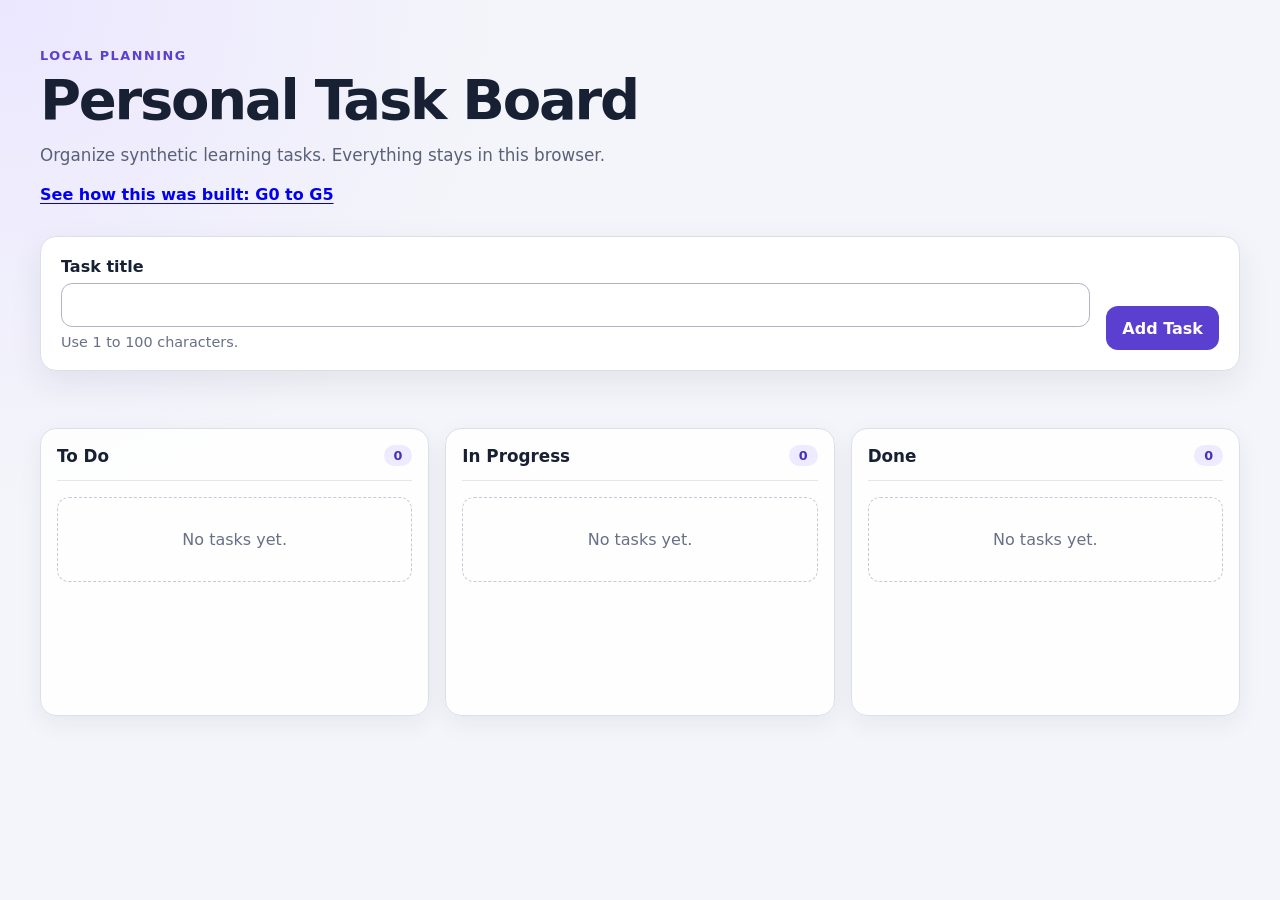
<file: board/index.html>
<!doctype html>
<html lang="en">
  <head>
    <meta charset="UTF-8">
    <meta name="viewport" content="width=device-width, initial-scale=1">
    <title>Personal Task Board</title>
    <link rel="icon" href="data:,">
    <link rel="stylesheet" href="styles.css">
  </head>
  <body>
    <main class="app-shell">
      <header class="page-header">
        <p class="eyebrow">Local planning</p>
        <h1>Personal Task Board</h1>
        <p class="intro">
          Organize synthetic learning tasks. Everything stays in this browser.
        </p>
        <p class="build-link-row">
          <a class="build-link" href="how-it-was-built.html">
            See how this was built: G0 to G5
          </a>
        </p>
      </header>

      <form id="task-form" class="task-form" novalidate>
        <div class="field">
          <label for="task-title">Task title</label>
          <input
            id="task-title"
            name="task-title"
            type="text"
            aria-describedby="title-help form-message"
            required
          >
          <p id="title-help" class="field-help">Use 1 to 100 characters.</p>
        </div>
        <button type="submit">Add Task</button>
      </form>

      <p id="form-message" class="form-message" aria-live="polite"></p>
      <p id="app-message" class="app-message" role="alert" hidden></p>

      <section class="board" aria-label="Task board">
        <section class="column" aria-labelledby="todo-heading">
          <div class="column-header">
            <h2 id="todo-heading">To Do</h2>
            <span class="column-count" aria-label="0 To Do tasks">0</span>
          </div>
          <ul id="todo-list" class="task-list" aria-label="To Do tasks">
            <li class="empty-state">No tasks yet.</li>
          </ul>
        </section>

        <section class="column" aria-labelledby="in-progress-heading">
          <div class="column-header">
            <h2 id="in-progress-heading">In Progress</h2>
            <span class="column-count" aria-label="0 In Progress tasks">0</span>
          </div>
          <ul
            id="in-progress-list"
            class="task-list"
            aria-label="In Progress tasks"
          >
            <li class="empty-state">No tasks yet.</li>
          </ul>
        </section>

        <section class="column" aria-labelledby="done-heading">
          <div class="column-header">
            <h2 id="done-heading">Done</h2>
            <span class="column-count" aria-label="0 Done tasks">0</span>
          </div>
          <ul id="done-list" class="task-list" aria-label="Done tasks">
            <li class="empty-state">No tasks yet.</li>
          </ul>
        </section>
      </section>
    </main>

    <script type="module" src="src/app.js"></script>
  </body>
</html>
</file>
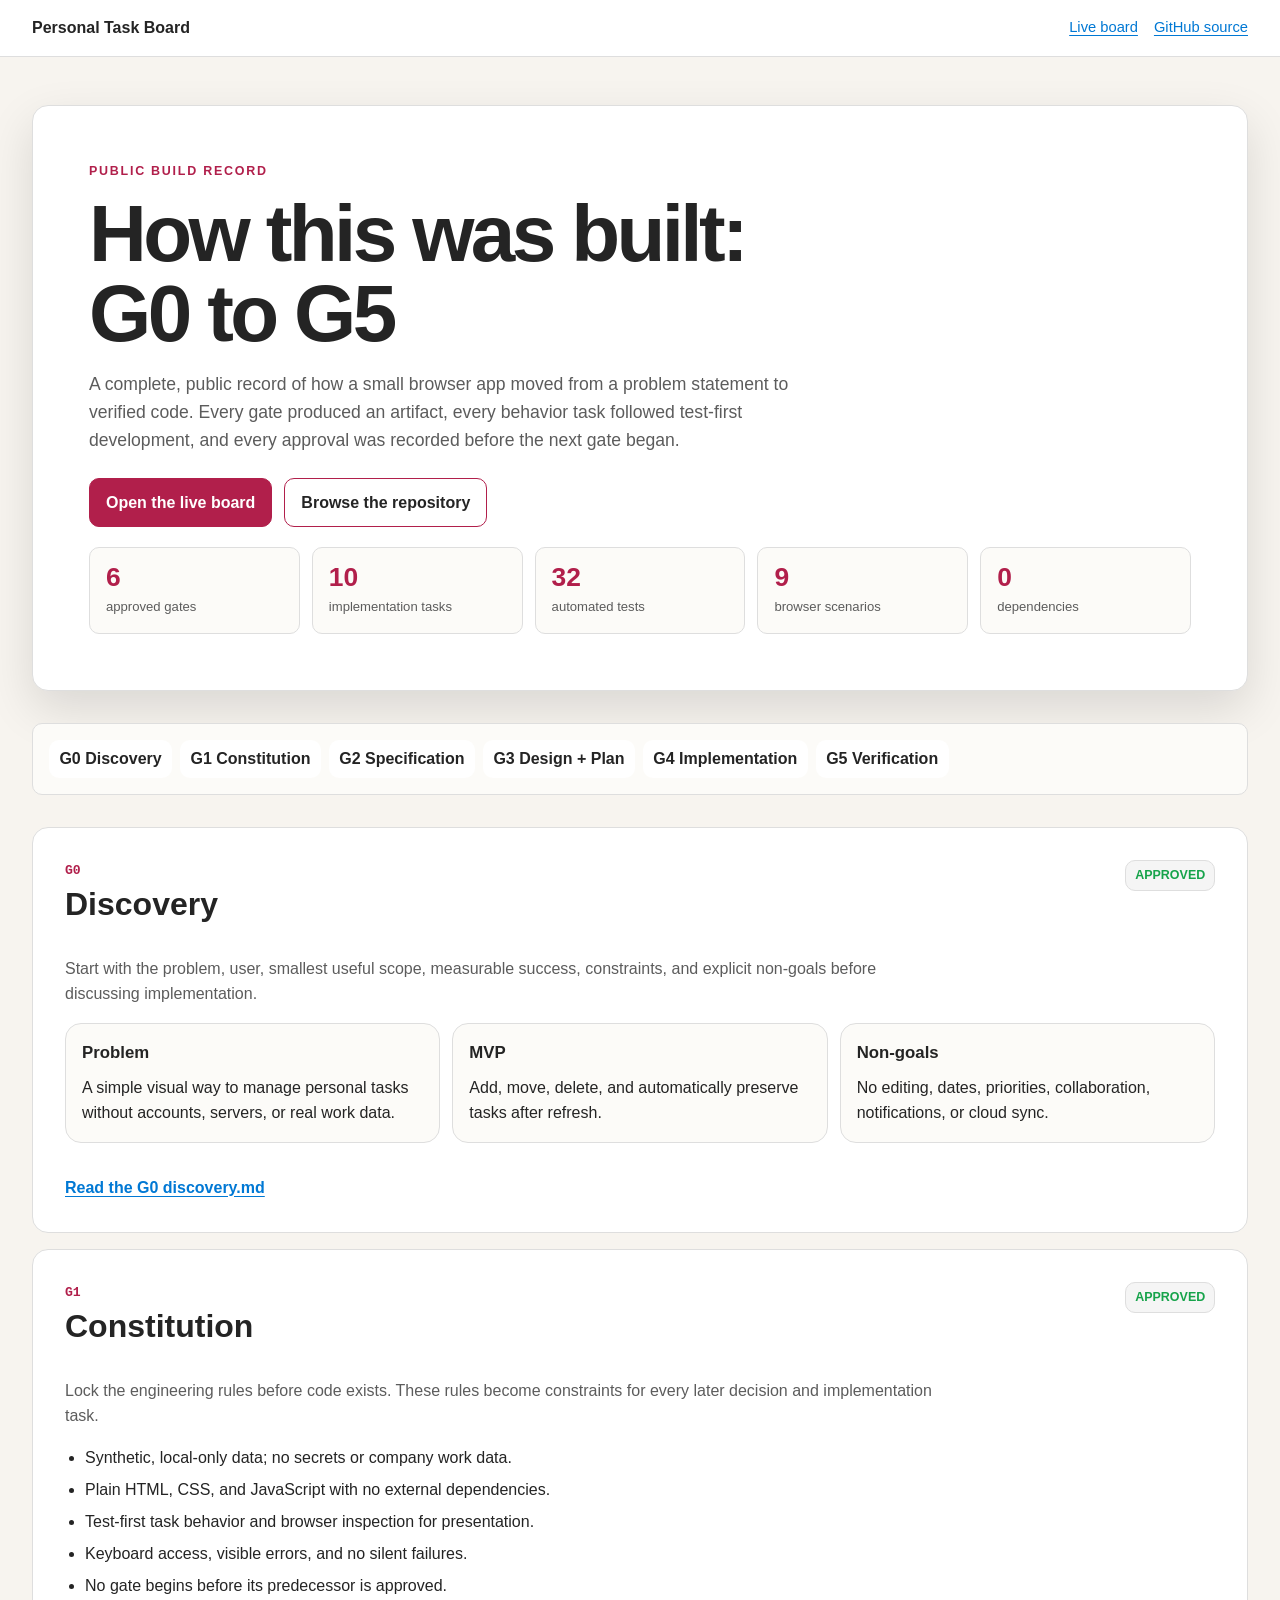
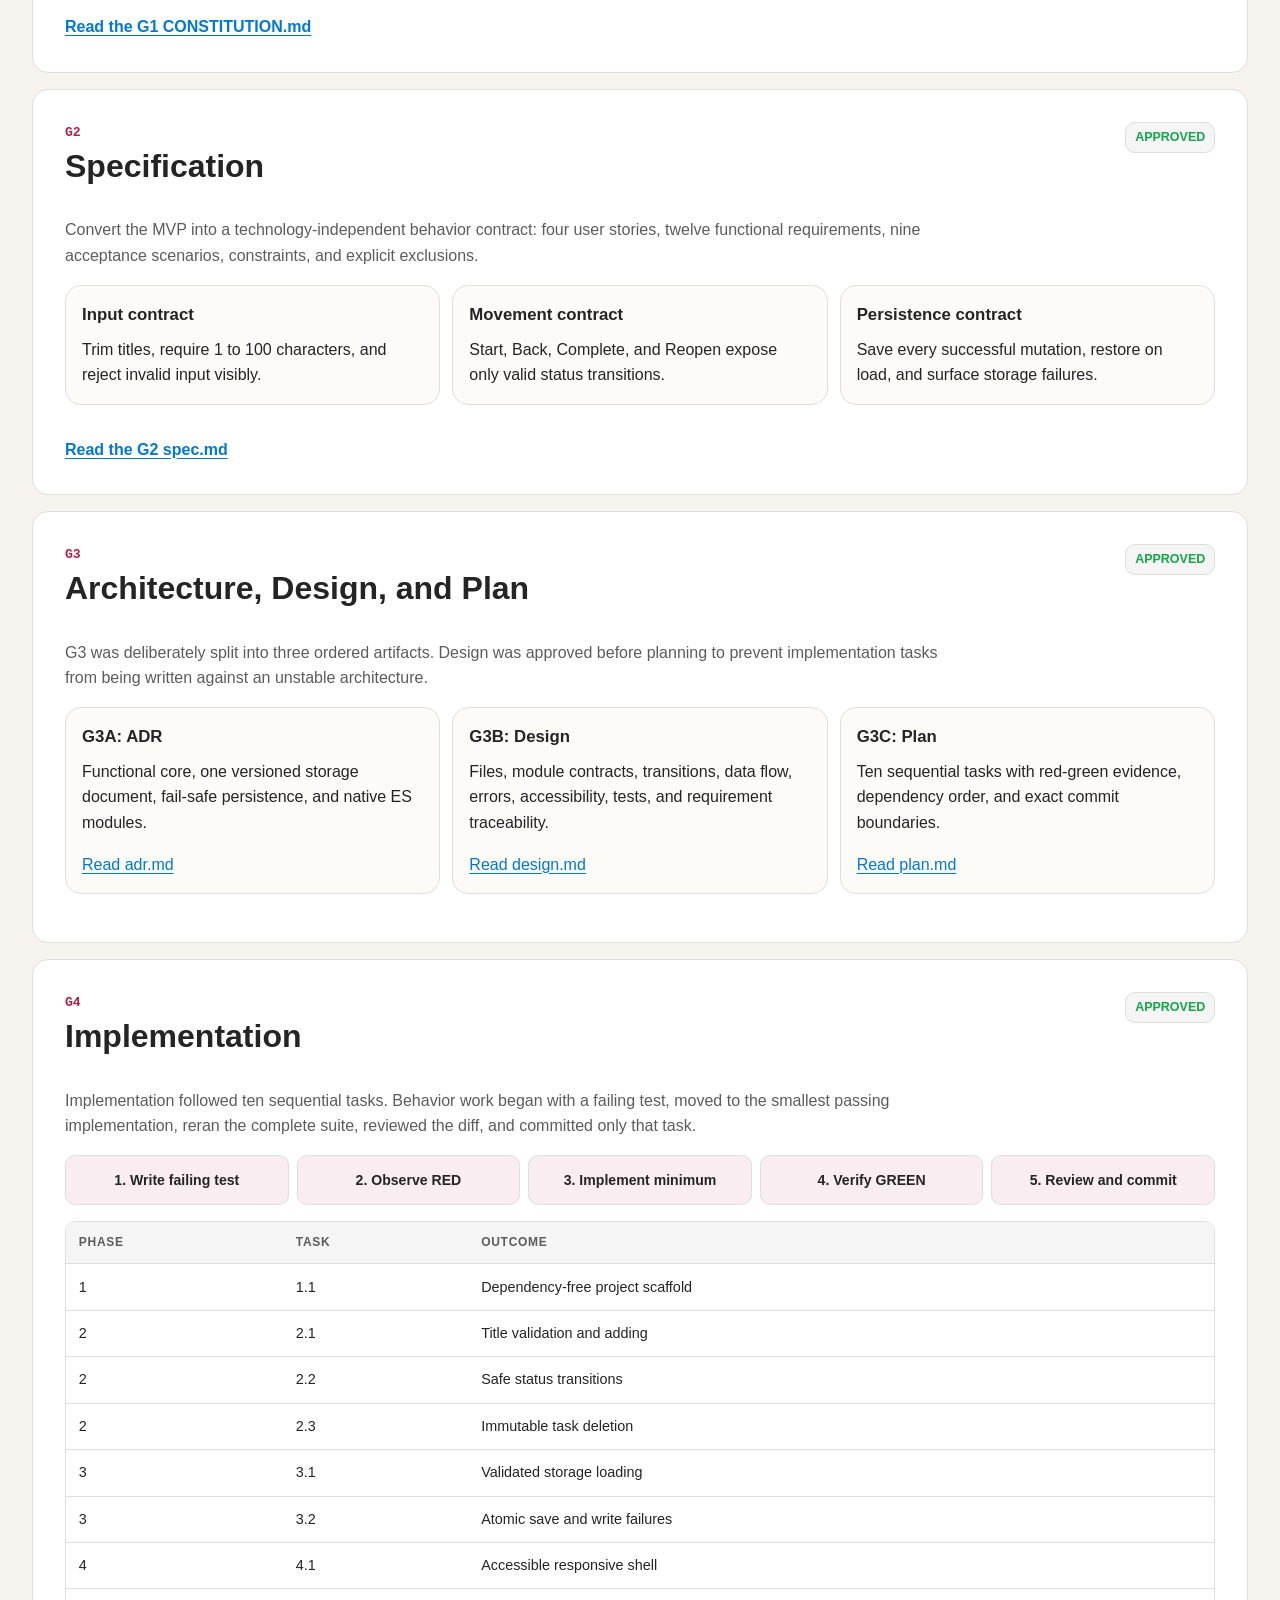
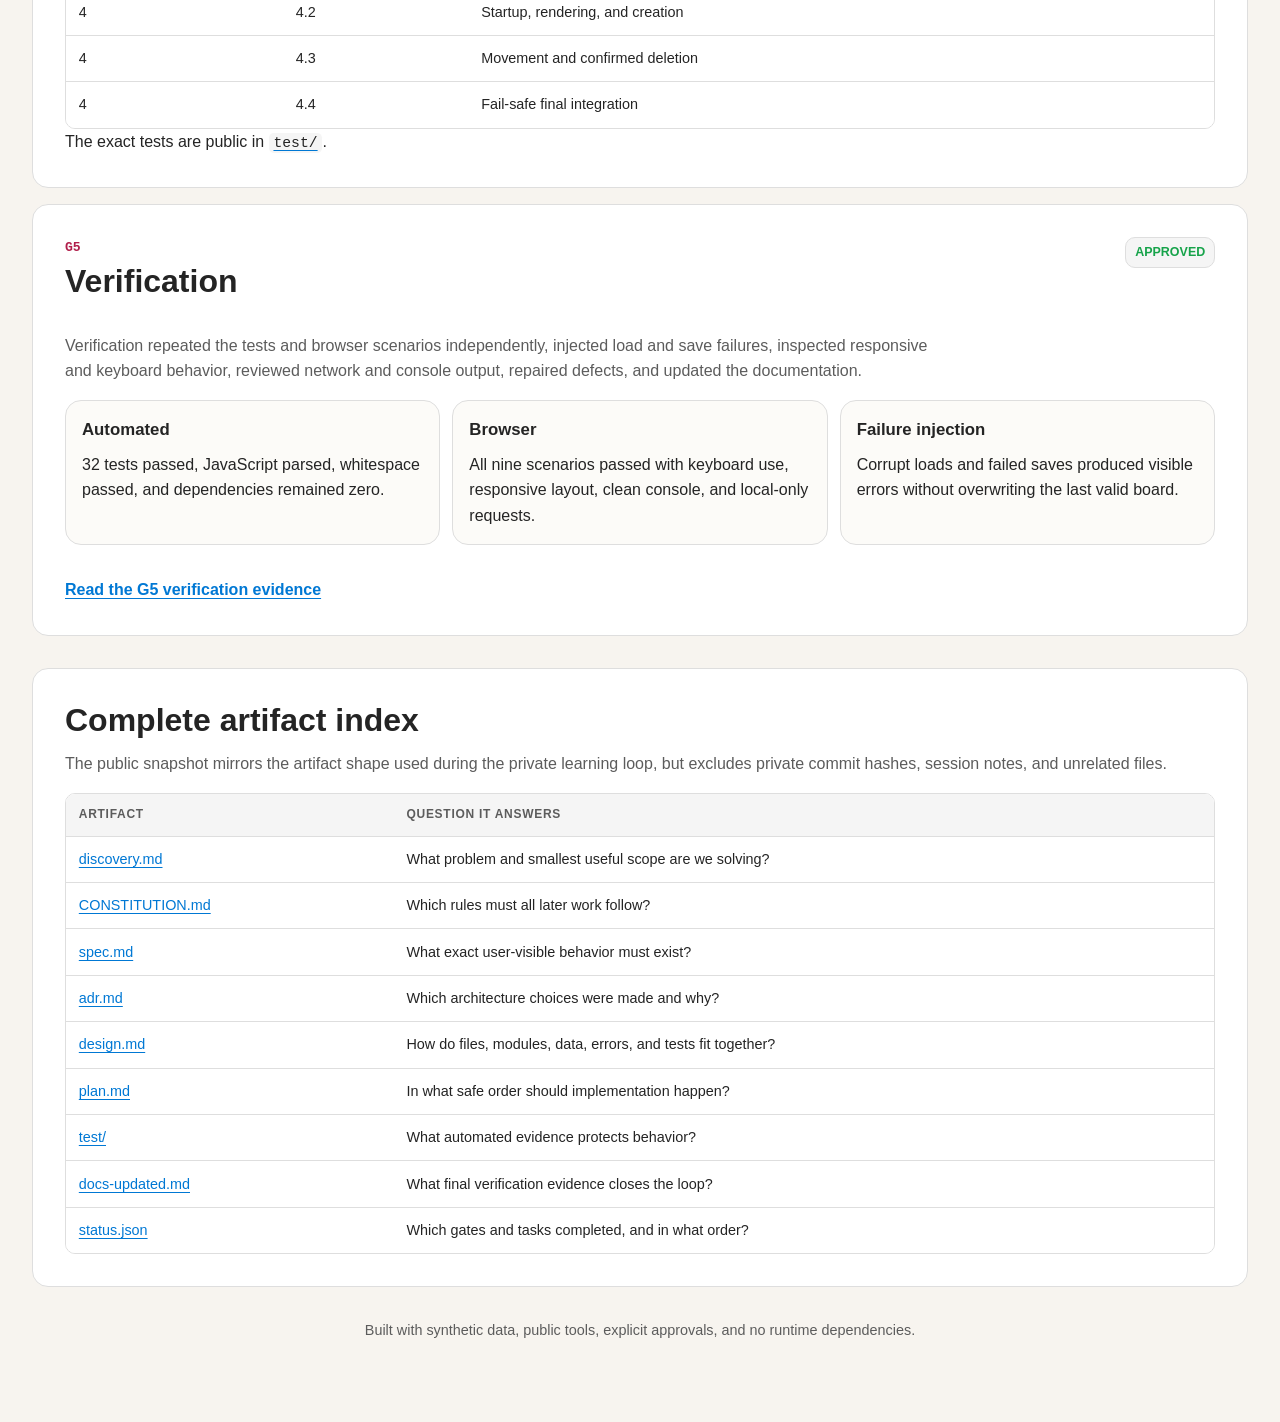
<file: board/how-it-was-built.html>
<!doctype html>
<html lang="en">
  <head>
    <meta charset="UTF-8">
    <meta name="viewport" content="width=device-width, initial-scale=1">
    <title>How the Personal Task Board Was Built</title>
    <link rel="icon" href="data:,">
    <script>
      (() => {
        const param = new URLSearchParams(window.location.search).get("scoutTheme");
        const theme =
          param || (window.matchMedia("(prefers-color-scheme: dark)").matches ? "dark" : "light");
        document.documentElement.setAttribute("data-theme", theme);
      })();
    </script>
    <style>
      :root {
        color-scheme: light;
        --cp-bg: #f7f4ef;
        --cp-bg-elevated: #fcfbf8;
        --cp-surface: #ffffff;
        --cp-surface-soft: #f5f5f5;
        --cp-border: #dedede;
        --cp-border-strong: #919191;
        --cp-text: #242424;
        --cp-text-muted: #5c5c5c;
        --cp-text-soft: #6f6f6f;
        --cp-accent: #b11f4b;
        --cp-accent-hover: #9a1a41;
        --cp-accent-soft: rgba(177, 31, 75, 0.08);
        --cp-accent-fg: #ffffff;
        --cp-success: #16a34a;
        --cp-danger: #dc2626;
        --cp-warning: #f59e0b;
        --cp-link: #0078d4;
        --cp-shadow: 0 18px 48px rgba(0, 0, 0, 0.12);
        --cp-overlay: rgba(255, 255, 255, 0.8);
        --cp-panel: rgba(255, 255, 255, 0.86);
        --cp-panel-strong: rgba(255, 255, 255, 0.96);
        --cp-sheen: rgba(255, 255, 255, 0.55);
        --cp-highlight: rgba(177, 31, 75, 0.12);
      }
      html[data-theme="dark"] {
        color-scheme: dark;
        --cp-bg: #3d3b3a;
        --cp-bg-elevated: #343231;
        --cp-surface: #292929;
        --cp-surface-soft: #2e2e2e;
        --cp-border: #474747;
        --cp-border-strong: #5f5f5f;
        --cp-text: #dedede;
        --cp-text-muted: #919191;
        --cp-text-soft: #b0b0b0;
        --cp-accent: #fd8ea1;
        --cp-accent-hover: #fb7b91;
        --cp-accent-soft: rgba(253, 142, 161, 0.14);
        --cp-accent-fg: #1a1a1a;
        --cp-success: #4ade80;
        --cp-danger: #f87171;
        --cp-warning: #fbbf24;
        --cp-link: #4da6ff;
        --cp-shadow: 0 18px 48px rgba(0, 0, 0, 0.32);
        --cp-overlay: rgba(41, 41, 41, 0.88);
        --cp-panel: rgba(41, 41, 41, 0.72);
        --cp-panel-strong: rgba(41, 41, 41, 0.96);
        --cp-sheen: rgba(255, 255, 255, 0.04);
        --cp-highlight: rgba(253, 142, 161, 0.12);
      }

      * {
        box-sizing: border-box;
      }

      html {
        scroll-behavior: smooth;
      }

      body {
        min-width: 320px;
        margin: 0;
        color: var(--cp-text);
        background: var(--cp-bg);
        font-family:
          "Segoe UI", Aptos, Calibri, -apple-system, BlinkMacSystemFont,
          sans-serif;
        line-height: 1.6;
      }

      a {
        color: var(--cp-link);
        text-underline-offset: 0.2em;
      }

      a:hover {
        color: var(--cp-accent-hover);
      }

      a:focus-visible {
        outline: 3px solid var(--cp-accent);
        outline-offset: 3px;
      }

      code {
        padding: 0.12rem 0.3rem;
        border-radius: 0.3rem;
        color: var(--cp-text);
        background: var(--cp-surface-soft);
        font-family: Consolas, "Courier New", Courier, monospace;
        font-size: 0.92em;
      }

      .topbar {
        position: sticky;
        top: 0;
        z-index: 10;
        border-bottom: 1px solid var(--cp-border);
        background: var(--cp-panel-strong);
      }

      .topbar-inner,
      .page {
        width: min(100% - 2rem, 76rem);
        margin: 0 auto;
      }

      .topbar-inner {
        display: flex;
        align-items: center;
        justify-content: space-between;
        gap: 1rem;
        min-height: 3.5rem;
      }

      .brand {
        color: var(--cp-text);
        font-weight: 750;
        text-decoration: none;
      }

      .topbar-links {
        display: flex;
        flex-wrap: wrap;
        gap: 1rem;
        font-size: 0.92rem;
      }

      .page {
        padding: 3rem 0 5rem;
      }

      .hero,
      .gate,
      .artifact-panel {
        border: 1px solid var(--cp-border);
        border-radius: 16px;
        background: var(--cp-surface);
      }

      .hero {
        padding: clamp(1.5rem, 5vw, 3.5rem);
        box-shadow: var(--cp-shadow);
      }

      .eyebrow {
        margin: 0 0 0.75rem;
        color: var(--cp-accent);
        font-size: 0.78rem;
        font-weight: 800;
        letter-spacing: 0.14em;
        text-transform: uppercase;
      }

      h1,
      h2,
      h3,
      p {
        margin-top: 0;
      }

      h1 {
        max-width: 15ch;
        margin-bottom: 1rem;
        font-size: clamp(2.25rem, 7vw, 5rem);
        line-height: 1;
        letter-spacing: -0.045em;
      }

      h2 {
        margin-bottom: 0.75rem;
        font-size: clamp(1.45rem, 3vw, 2rem);
        line-height: 1.2;
      }

      h3 {
        margin-bottom: 0.5rem;
        font-size: 1.05rem;
      }

      .hero-copy {
        max-width: 47rem;
        margin-bottom: 1.5rem;
        color: var(--cp-text-muted);
        font-size: 1.1rem;
      }

      .hero-actions {
        display: flex;
        flex-wrap: wrap;
        gap: 0.75rem;
      }

      .button {
        display: inline-flex;
        align-items: center;
        min-height: 2.75rem;
        padding: 0.65rem 1rem;
        border: 1px solid var(--cp-accent);
        border-radius: 0.625rem;
        color: var(--cp-accent-fg);
        background: var(--cp-accent);
        font-weight: 750;
        text-decoration: none;
      }

      .button:hover {
        color: var(--cp-accent-fg);
        background: var(--cp-accent-hover);
      }

      .button-secondary {
        color: var(--cp-text);
        background: var(--cp-surface);
      }

      .button-secondary:hover {
        color: var(--cp-text);
        background: var(--cp-accent-soft);
      }

      .metrics {
        display: grid;
        grid-template-columns: repeat(5, minmax(0, 1fr));
        gap: 0.75rem;
        margin: 1.25rem 0 0;
      }

      .metric {
        padding: 1rem;
        border: 1px solid var(--cp-border);
        border-radius: 0.625rem;
        background: var(--cp-bg-elevated);
      }

      .metric-value {
        display: block;
        color: var(--cp-accent);
        font-size: 1.65rem;
        font-weight: 800;
        line-height: 1;
      }

      .metric-label {
        display: block;
        margin-top: 0.35rem;
        color: var(--cp-text-muted);
        font-size: 0.82rem;
      }

      .gate-nav {
        display: flex;
        flex-wrap: wrap;
        gap: 0.5rem;
        margin: 2rem 0;
        padding: 1rem;
        border: 1px solid var(--cp-border);
        border-radius: 0.625rem;
        background: var(--cp-bg-elevated);
      }

      .gate-nav a {
        padding: 0.4rem 0.65rem;
        border-radius: 0.625rem;
        color: var(--cp-text);
        background: var(--cp-surface);
        font-weight: 700;
        text-decoration: none;
      }

      .gate-nav a:hover {
        background: var(--cp-accent-soft);
      }

      .gate-list {
        display: grid;
        gap: 1rem;
      }

      .gate {
        scroll-margin-top: 5rem;
        padding: clamp(1.25rem, 4vw, 2rem);
      }

      .gate-header {
        display: flex;
        align-items: flex-start;
        justify-content: space-between;
        gap: 1rem;
        margin-bottom: 1.25rem;
      }

      .gate-number {
        margin: 0 0 0.25rem;
        color: var(--cp-accent);
        font-family: Consolas, "Courier New", Courier, monospace;
        font-size: 0.82rem;
        font-weight: 800;
      }

      .status {
        flex: 0 0 auto;
        padding: 0.28rem 0.55rem;
        border: 1px solid var(--cp-border);
        border-radius: 0.625rem;
        color: var(--cp-success);
        background: var(--cp-surface-soft);
        font-size: 0.78rem;
        font-weight: 800;
        text-transform: uppercase;
      }

      .gate-summary {
        max-width: 55rem;
        color: var(--cp-text-muted);
      }

      .cards {
        display: grid;
        grid-template-columns: repeat(3, minmax(0, 1fr));
        gap: 0.75rem;
        margin: 1rem 0;
      }

      .card {
        padding: 1rem;
        border: 1px solid var(--cp-border);
        border-radius: 16px;
        background: var(--cp-bg-elevated);
      }

      .card p:last-child,
      .gate p:last-child {
        margin-bottom: 0;
      }

      .decision-list {
        margin: 0;
        padding-left: 1.25rem;
      }

      .decision-list li + li {
        margin-top: 0.4rem;
      }

      .artifact-link {
        display: inline-block;
        margin-top: 1rem;
        font-weight: 750;
      }

      .flow {
        display: grid;
        grid-template-columns: repeat(5, minmax(0, 1fr));
        gap: 0.5rem;
        margin: 1rem 0;
      }

      .flow-step {
        padding: 0.8rem;
        border: 1px solid var(--cp-border);
        border-radius: 0.625rem;
        background: var(--cp-accent-soft);
        font-size: 0.88rem;
        font-weight: 700;
        text-align: center;
      }

      .table-wrap {
        overflow-x: auto;
        margin-top: 1rem;
        border: 1px solid var(--cp-border);
        border-radius: 0.625rem;
      }

      table {
        width: 100%;
        border-collapse: collapse;
        background: var(--cp-surface);
        font-size: 0.9rem;
      }

      th,
      td {
        padding: 0.7rem 0.8rem;
        border-bottom: 1px solid var(--cp-border);
        text-align: left;
        vertical-align: top;
      }

      th {
        color: var(--cp-text-muted);
        background: var(--cp-surface-soft);
        font-size: 0.75rem;
        letter-spacing: 0.06em;
        text-transform: uppercase;
      }

      tr:last-child td {
        border-bottom: 0;
      }

      .artifact-panel {
        margin-top: 2rem;
        padding: clamp(1.25rem, 4vw, 2rem);
      }

      .artifact-panel p {
        color: var(--cp-text-muted);
      }

      footer {
        padding-top: 2rem;
        color: var(--cp-text-muted);
        font-size: 0.9rem;
        text-align: center;
      }

      @media (max-width: 60rem) {
        .metrics {
          grid-template-columns: repeat(3, minmax(0, 1fr));
        }

        .cards {
          grid-template-columns: 1fr;
        }

        .flow {
          grid-template-columns: 1fr;
        }
      }

      @media (max-width: 40rem) {
        .topbar-inner {
          align-items: flex-start;
          flex-direction: column;
          padding: 0.75rem 0;
        }

        .page {
          padding-top: 1.5rem;
        }

        .metrics {
          grid-template-columns: repeat(2, minmax(0, 1fr));
        }

        .gate-header {
          flex-direction: column;
        }
      }
    </style>
  </head>
  <body>
    <nav class="topbar" aria-label="Primary">
      <div class="topbar-inner">
        <a class="brand" href="index.html">Personal Task Board</a>
        <div class="topbar-links">
          <a href="index.html">Live board</a>
          <a target="_blank" rel="noopener" href="https://github.com/civilaakash/personal-task-board">GitHub source</a>
        </div>
      </div>
    </nav>

    <main class="page">
      <header class="hero">
        <p class="eyebrow">Public build record</p>
        <h1>How this was built: G0 to G5</h1>
        <p class="hero-copy">
          A complete, public record of how a small browser app moved from a
          problem statement to verified code. Every gate produced an artifact,
          every behavior task followed test-first development, and every
          approval was recorded before the next gate began.
        </p>
        <div class="hero-actions">
          <a class="button" href="index.html">Open the live board</a>
          <a
            target="_blank" rel="noopener" class="button button-secondary"
            href="https://github.com/civilaakash/personal-task-board"
          >
            Browse the repository
          </a>
        </div>

        <div class="metrics" aria-label="Build metrics">
          <div class="metric">
            <span class="metric-value">6</span>
            <span class="metric-label">approved gates</span>
          </div>
          <div class="metric">
            <span class="metric-value">10</span>
            <span class="metric-label">implementation tasks</span>
          </div>
          <div class="metric">
            <span class="metric-value">32</span>
            <span class="metric-label">automated tests</span>
          </div>
          <div class="metric">
            <span class="metric-value">9</span>
            <span class="metric-label">browser scenarios</span>
          </div>
          <div class="metric">
            <span class="metric-value">0</span>
            <span class="metric-label">dependencies</span>
          </div>
        </div>
      </header>

      <nav class="gate-nav" aria-label="Development gates">
        <a href="#g0">G0 Discovery</a>
        <a href="#g1">G1 Constitution</a>
        <a href="#g2">G2 Specification</a>
        <a href="#g3">G3 Design + Plan</a>
        <a href="#g4">G4 Implementation</a>
        <a href="#g5">G5 Verification</a>
      </nav>

      <div class="gate-list">
        <section class="gate" id="g0">
          <div class="gate-header">
            <div>
              <p class="gate-number">G0</p>
              <h2>Discovery</h2>
            </div>
            <span class="status">Approved</span>
          </div>
          <p class="gate-summary">
            Start with the problem, user, smallest useful scope, measurable
            success, constraints, and explicit non-goals before discussing
            implementation.
          </p>
          <div class="cards">
            <article class="card">
              <h3>Problem</h3>
              <p>A simple visual way to manage personal tasks without accounts, servers, or real work data.</p>
            </article>
            <article class="card">
              <h3>MVP</h3>
              <p>Add, move, delete, and automatically preserve tasks after refresh.</p>
            </article>
            <article class="card">
              <h3>Non-goals</h3>
              <p>No editing, dates, priorities, collaboration, notifications, or cloud sync.</p>
            </article>
          </div>
          <a
            target="_blank" rel="noopener" class="artifact-link"
            href="https://github.com/civilaakash/personal-task-board/blob/main/discovery/personal-task-board-discovery.md"
          >
            Read the G0 discovery.md
          </a>
        </section>

        <section class="gate" id="g1">
          <div class="gate-header">
            <div>
              <p class="gate-number">G1</p>
              <h2>Constitution</h2>
            </div>
            <span class="status">Approved</span>
          </div>
          <p class="gate-summary">
            Lock the engineering rules before code exists. These rules become
            constraints for every later decision and implementation task.
          </p>
          <ul class="decision-list">
            <li>Synthetic, local-only data; no secrets or company work data.</li>
            <li>Plain HTML, CSS, and JavaScript with no external dependencies.</li>
            <li>Test-first task behavior and browser inspection for presentation.</li>
            <li>Keyboard access, visible errors, and no silent failures.</li>
            <li>No gate begins before its predecessor is approved.</li>
          </ul>
          <a
            target="_blank" rel="noopener" class="artifact-link"
            href="https://github.com/civilaakash/personal-task-board/blob/main/CONSTITUTION.md"
          >
            Read the G1 CONSTITUTION.md
          </a>
        </section>

        <section class="gate" id="g2">
          <div class="gate-header">
            <div>
              <p class="gate-number">G2</p>
              <h2>Specification</h2>
            </div>
            <span class="status">Approved</span>
          </div>
          <p class="gate-summary">
            Convert the MVP into a technology-independent behavior contract:
            four user stories, twelve functional requirements, nine acceptance
            scenarios, constraints, and explicit exclusions.
          </p>
          <div class="cards">
            <article class="card">
              <h3>Input contract</h3>
              <p>Trim titles, require 1 to 100 characters, and reject invalid input visibly.</p>
            </article>
            <article class="card">
              <h3>Movement contract</h3>
              <p>Start, Back, Complete, and Reopen expose only valid status transitions.</p>
            </article>
            <article class="card">
              <h3>Persistence contract</h3>
              <p>Save every successful mutation, restore on load, and surface storage failures.</p>
            </article>
          </div>
          <a
            target="_blank" rel="noopener" class="artifact-link"
            href="https://github.com/civilaakash/personal-task-board/blob/main/specs/personal-task-board/spec.md"
          >
            Read the G2 spec.md
          </a>
        </section>

        <section class="gate" id="g3">
          <div class="gate-header">
            <div>
              <p class="gate-number">G3</p>
              <h2>Architecture, Design, and Plan</h2>
            </div>
            <span class="status">Approved</span>
          </div>
          <p class="gate-summary">
            G3 was deliberately split into three ordered artifacts. Design was
            approved before planning to prevent implementation tasks from being
            written against an unstable architecture.
          </p>
          <div class="cards">
            <article class="card">
              <h3>G3A: ADR</h3>
              <p>Functional core, one versioned storage document, fail-safe persistence, and native ES modules.</p>
              <a target="_blank" rel="noopener" href="https://github.com/civilaakash/personal-task-board/blob/main/specs/personal-task-board/adr.md">Read adr.md</a>
            </article>
            <article class="card">
              <h3>G3B: Design</h3>
              <p>Files, module contracts, transitions, data flow, errors, accessibility, tests, and requirement traceability.</p>
              <a target="_blank" rel="noopener" href="https://github.com/civilaakash/personal-task-board/blob/main/specs/personal-task-board/design.md">Read design.md</a>
            </article>
            <article class="card">
              <h3>G3C: Plan</h3>
              <p>Ten sequential tasks with red-green evidence, dependency order, and exact commit boundaries.</p>
              <a target="_blank" rel="noopener" href="https://github.com/civilaakash/personal-task-board/blob/main/specs/personal-task-board/plan.md">Read plan.md</a>
            </article>
          </div>
        </section>

        <section class="gate" id="g4">
          <div class="gate-header">
            <div>
              <p class="gate-number">G4</p>
              <h2>Implementation</h2>
            </div>
            <span class="status">Approved</span>
          </div>
          <p class="gate-summary">
            Implementation followed ten sequential tasks. Behavior work began
            with a failing test, moved to the smallest passing implementation,
            reran the complete suite, reviewed the diff, and committed only that
            task.
          </p>
          <div class="flow" aria-label="Test-first implementation cycle">
            <div class="flow-step">1. Write failing test</div>
            <div class="flow-step">2. Observe RED</div>
            <div class="flow-step">3. Implement minimum</div>
            <div class="flow-step">4. Verify GREEN</div>
            <div class="flow-step">5. Review and commit</div>
          </div>
          <div class="table-wrap">
            <table>
              <thead>
                <tr>
                  <th>Phase</th>
                  <th>Task</th>
                  <th>Outcome</th>
                </tr>
              </thead>
              <tbody>
                <tr><td>1</td><td>1.1</td><td>Dependency-free project scaffold</td></tr>
                <tr><td>2</td><td>2.1</td><td>Title validation and adding</td></tr>
                <tr><td>2</td><td>2.2</td><td>Safe status transitions</td></tr>
                <tr><td>2</td><td>2.3</td><td>Immutable task deletion</td></tr>
                <tr><td>3</td><td>3.1</td><td>Validated storage loading</td></tr>
                <tr><td>3</td><td>3.2</td><td>Atomic save and write failures</td></tr>
                <tr><td>4</td><td>4.1</td><td>Accessible responsive shell</td></tr>
                <tr><td>4</td><td>4.2</td><td>Startup, rendering, and creation</td></tr>
                <tr><td>4</td><td>4.3</td><td>Movement and confirmed deletion</td></tr>
                <tr><td>4</td><td>4.4</td><td>Fail-safe final integration</td></tr>
              </tbody>
            </table>
          </div>
          <p>
            The exact tests are public in
            <a target="_blank" rel="noopener" href="https://github.com/civilaakash/personal-task-board/tree/main/test"><code>test/</code></a>.
          </p>
        </section>

        <section class="gate" id="g5">
          <div class="gate-header">
            <div>
              <p class="gate-number">G5</p>
              <h2>Verification</h2>
            </div>
            <span class="status">Approved</span>
          </div>
          <p class="gate-summary">
            Verification repeated the tests and browser scenarios independently,
            injected load and save failures, inspected responsive and keyboard
            behavior, reviewed network and console output, repaired defects, and
            updated the documentation.
          </p>
          <div class="cards">
            <article class="card">
              <h3>Automated</h3>
              <p>32 tests passed, JavaScript parsed, whitespace passed, and dependencies remained zero.</p>
            </article>
            <article class="card">
              <h3>Browser</h3>
              <p>All nine scenarios passed with keyboard use, responsive layout, clean console, and local-only requests.</p>
            </article>
            <article class="card">
              <h3>Failure injection</h3>
              <p>Corrupt loads and failed saves produced visible errors without overwriting the last valid board.</p>
            </article>
          </div>
          <a
            target="_blank" rel="noopener" class="artifact-link"
            href="https://github.com/civilaakash/personal-task-board/blob/main/specs/personal-task-board/docs-updated.md"
          >
            Read the G5 verification evidence
          </a>
        </section>
      </div>

      <section class="artifact-panel" id="artifacts">
        <h2>Complete artifact index</h2>
        <p>
          The public snapshot mirrors the artifact shape used during the private
          learning loop, but excludes private commit hashes, session notes, and
          unrelated files.
        </p>
        <div class="table-wrap">
          <table>
            <thead>
              <tr>
                <th>Artifact</th>
                <th>Question it answers</th>
              </tr>
            </thead>
            <tbody>
              <tr>
                <td><a target="_blank" rel="noopener" href="https://github.com/civilaakash/personal-task-board/blob/main/discovery/personal-task-board-discovery.md">discovery.md</a></td>
                <td>What problem and smallest useful scope are we solving?</td>
              </tr>
              <tr>
                <td><a target="_blank" rel="noopener" href="https://github.com/civilaakash/personal-task-board/blob/main/CONSTITUTION.md">CONSTITUTION.md</a></td>
                <td>Which rules must all later work follow?</td>
              </tr>
              <tr>
                <td><a target="_blank" rel="noopener" href="https://github.com/civilaakash/personal-task-board/blob/main/specs/personal-task-board/spec.md">spec.md</a></td>
                <td>What exact user-visible behavior must exist?</td>
              </tr>
              <tr>
                <td><a target="_blank" rel="noopener" href="https://github.com/civilaakash/personal-task-board/blob/main/specs/personal-task-board/adr.md">adr.md</a></td>
                <td>Which architecture choices were made and why?</td>
              </tr>
              <tr>
                <td><a target="_blank" rel="noopener" href="https://github.com/civilaakash/personal-task-board/blob/main/specs/personal-task-board/design.md">design.md</a></td>
                <td>How do files, modules, data, errors, and tests fit together?</td>
              </tr>
              <tr>
                <td><a target="_blank" rel="noopener" href="https://github.com/civilaakash/personal-task-board/blob/main/specs/personal-task-board/plan.md">plan.md</a></td>
                <td>In what safe order should implementation happen?</td>
              </tr>
              <tr>
                <td><a target="_blank" rel="noopener" href="https://github.com/civilaakash/personal-task-board/tree/main/test">test/</a></td>
                <td>What automated evidence protects behavior?</td>
              </tr>
              <tr>
                <td><a target="_blank" rel="noopener" href="https://github.com/civilaakash/personal-task-board/blob/main/specs/personal-task-board/docs-updated.md">docs-updated.md</a></td>
                <td>What final verification evidence closes the loop?</td>
              </tr>
              <tr>
                <td><a target="_blank" rel="noopener" href="https://github.com/civilaakash/personal-task-board/blob/main/sdd/status.json">status.json</a></td>
                <td>Which gates and tasks completed, and in what order?</td>
              </tr>
            </tbody>
          </table>
        </div>
      </section>

      <footer>
        Built with synthetic data, public tools, explicit approvals, and no runtime dependencies.
      </footer>
    </main>
  </body>
</html>
</file>
<file: board/styles.css>
:root {
  color-scheme: light;
  font-family:
    Inter, ui-sans-serif, system-ui, -apple-system, BlinkMacSystemFont,
    "Segoe UI", sans-serif;
  color: #182033;
  background: #f4f5fa;
  font-synthesis: none;
}

* {
  box-sizing: border-box;
}

body {
  min-width: 320px;
  min-height: 100vh;
  margin: 0;
  background:
    radial-gradient(circle at top left, #ebe7ff 0, transparent 32rem),
    #f4f5fa;
}

button,
input {
  font: inherit;
}

button {
  min-height: 2.75rem;
  padding: 0.7rem 1rem;
  border: 0;
  border-radius: 0.75rem;
  color: #ffffff;
  background: #5b3fd1;
  font-weight: 700;
  cursor: pointer;
}

button:hover {
  background: #4930b7;
}

button:disabled {
  cursor: not-allowed;
  opacity: 0.55;
}

button:focus-visible,
input:focus-visible,
.build-link:focus-visible {
  outline: 3px solid #ffbf47;
  outline-offset: 3px;
}

.app-shell {
  width: min(100% - 2rem, 75rem);
  margin: 0 auto;
  padding: 3rem 0;
}

.page-header {
  max-width: 42rem;
  margin-bottom: 2rem;
}

.eyebrow {
  margin: 0 0 0.5rem;
  color: #5b3fd1;
  font-size: 0.8rem;
  font-weight: 800;
  letter-spacing: 0.12em;
  text-transform: uppercase;
}

h1,
h2,
p {
  margin-top: 0;
}

h1 {
  margin-bottom: 0.75rem;
  font-size: clamp(2rem, 5vw, 3.5rem);
  line-height: 1.05;
  letter-spacing: -0.04em;
}

h2 {
  margin-bottom: 0;
  font-size: 1.05rem;
}

.intro {
  margin-bottom: 0;
  color: #596177;
  font-size: 1.05rem;
  line-height: 1.6;
}

.build-link-row {
  margin: 1rem 0 0;
}

.build-link {
  font-weight: 700;
  text-underline-offset: 0.2em;
}

.task-form {
  display: grid;
  grid-template-columns: minmax(0, 1fr) auto;
  gap: 1rem;
  align-items: end;
  padding: 1.25rem;
  border: 1px solid #dcdfea;
  border-radius: 1rem;
  background: #ffffff;
  box-shadow: 0 0.75rem 2rem rgb(28 34 52 / 8%);
}

.field {
  display: grid;
  gap: 0.45rem;
}

.field label {
  font-weight: 750;
}

.field input {
  width: 100%;
  min-height: 2.75rem;
  padding: 0.65rem 0.8rem;
  border: 1px solid #aeb4c5;
  border-radius: 0.7rem;
  color: #182033;
  background: #ffffff;
}

.field input:hover {
  border-color: #717a91;
}

.field-help,
.form-message,
.app-message {
  font-size: 0.9rem;
}

.field-help {
  margin-bottom: 0;
  color: #687087;
}

.form-message {
  min-height: 1.4rem;
  margin: 0.65rem 0 0;
  color: #a32929;
  font-weight: 650;
}

.app-message {
  margin: 1rem 0 0;
  padding: 0.9rem 1rem;
  border: 1px solid #e0a2a2;
  border-radius: 0.75rem;
  color: #7f1d1d;
  background: #fff1f1;
  font-weight: 650;
}

.board {
  display: grid;
  grid-template-columns: repeat(3, minmax(0, 1fr));
  gap: 1rem;
  margin-top: 1.5rem;
}

.column {
  min-width: 0;
  min-height: 18rem;
  padding: 1rem;
  border: 1px solid #dcdfea;
  border-radius: 1rem;
  background: rgb(255 255 255 / 88%);
  box-shadow: 0 0.5rem 1.5rem rgb(28 34 52 / 6%);
}

.column-header {
  display: flex;
  align-items: center;
  justify-content: space-between;
  gap: 1rem;
  padding-bottom: 0.85rem;
  border-bottom: 1px solid #e4e6ee;
}

.column-count {
  min-width: 1.8rem;
  padding: 0.2rem 0.5rem;
  border-radius: 999px;
  color: #4930b7;
  background: #eeeaff;
  font-size: 0.8rem;
  font-weight: 800;
  text-align: center;
}

.task-list {
  display: grid;
  gap: 0.75rem;
  margin: 1rem 0 0;
  padding: 0;
  list-style: none;
}

.empty-state {
  padding: 2rem 1rem;
  border: 1px dashed #c6cad7;
  border-radius: 0.75rem;
  color: #687087;
  text-align: center;
}

.task-card {
  padding: 0.9rem;
  border: 1px solid #d8dbe6;
  border-radius: 0.8rem;
  background: #ffffff;
}

.task-title {
  overflow-wrap: anywhere;
  margin-bottom: 0.8rem;
  font-weight: 700;
  line-height: 1.45;
}

.task-actions {
  display: flex;
  flex-wrap: wrap;
  gap: 0.5rem;
}

.task-action {
  min-height: 2.25rem;
  padding: 0.45rem 0.7rem;
  font-size: 0.85rem;
}

.task-action--secondary {
  color: #343b50;
  background: #e8eaf1;
}

.task-action--secondary:hover {
  background: #d8dbe5;
}

.task-action--danger {
  color: #8b1e1e;
  background: #fde8e8;
}

.task-action--danger:hover {
  background: #f7d0d0;
}

@media (max-width: 48rem) {
  .app-shell {
    width: min(100% - 1.25rem, 40rem);
    padding: 2rem 0;
  }

  .task-form,
  .board {
    grid-template-columns: 1fr;
  }

  .task-form button {
    width: 100%;
  }

  .column {
    min-height: 12rem;
  }
}
.form-message--success {
  color: #25603f;
}
</file>
